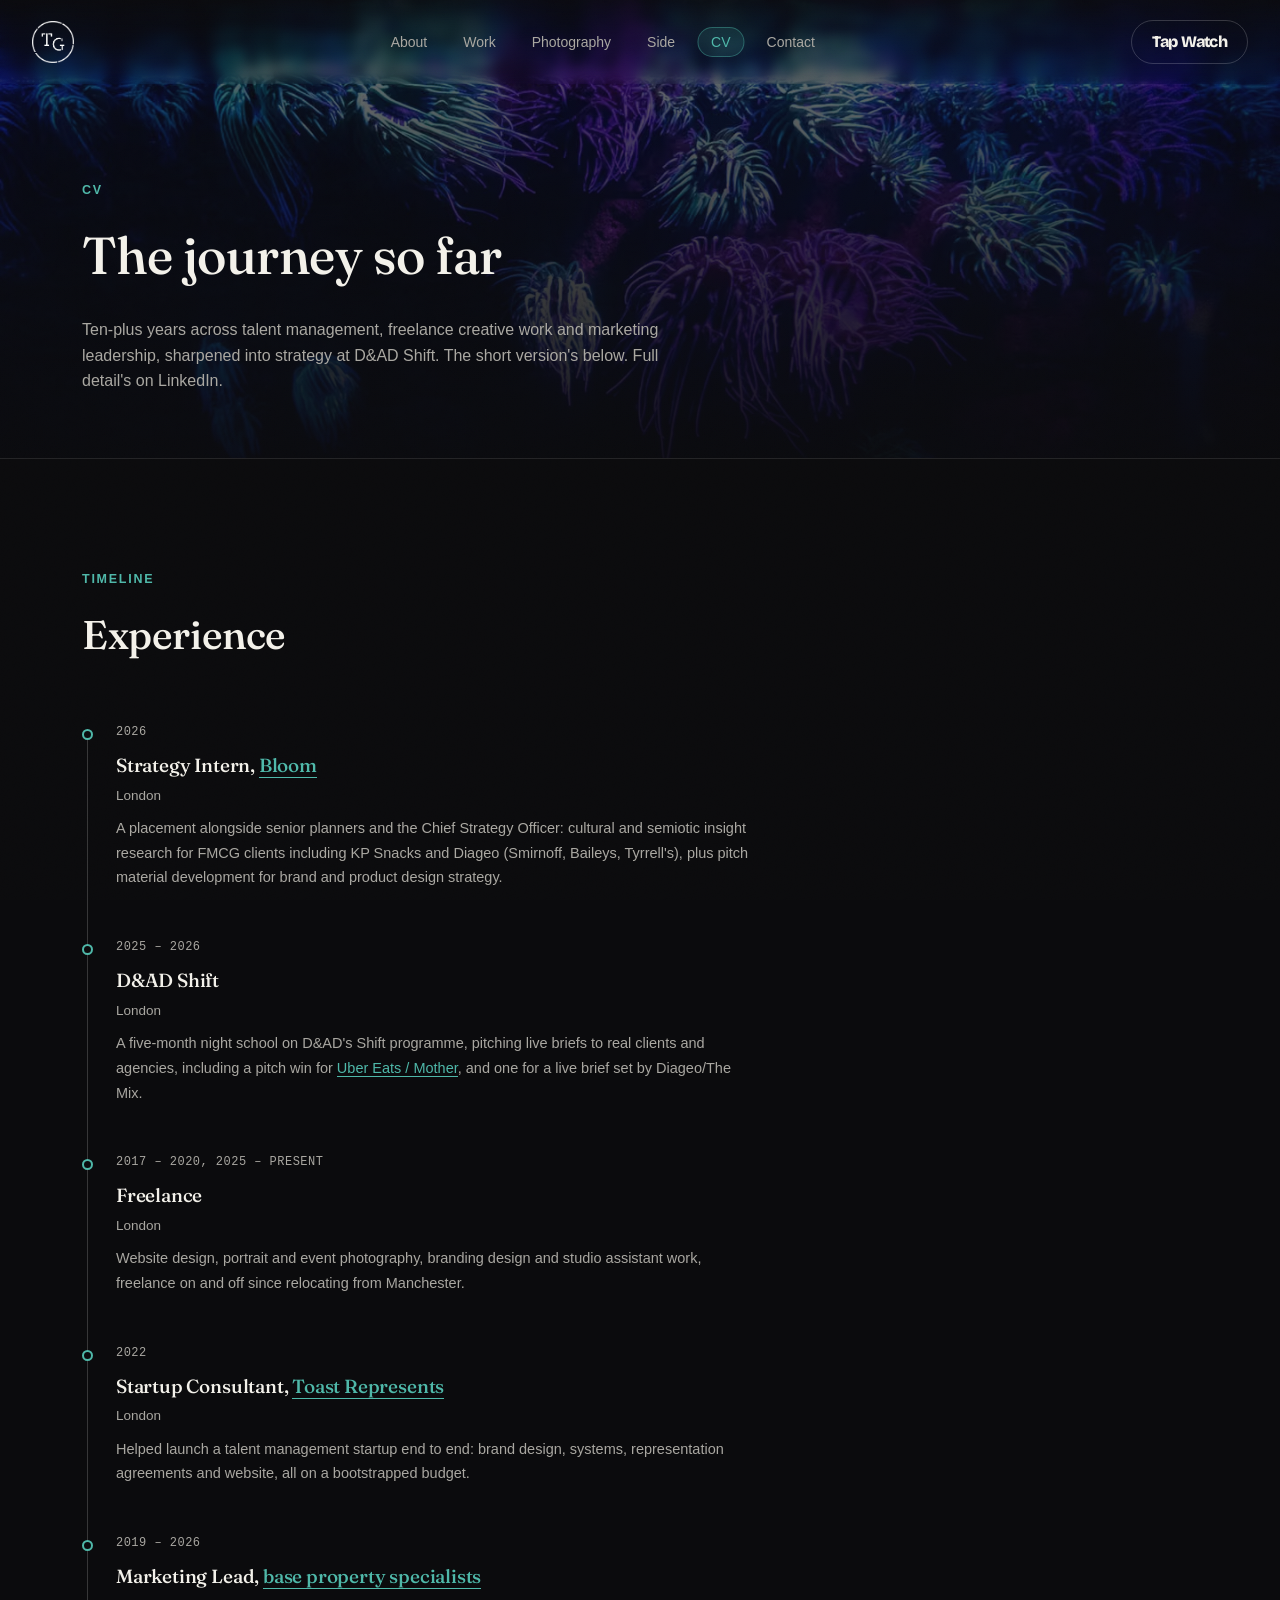
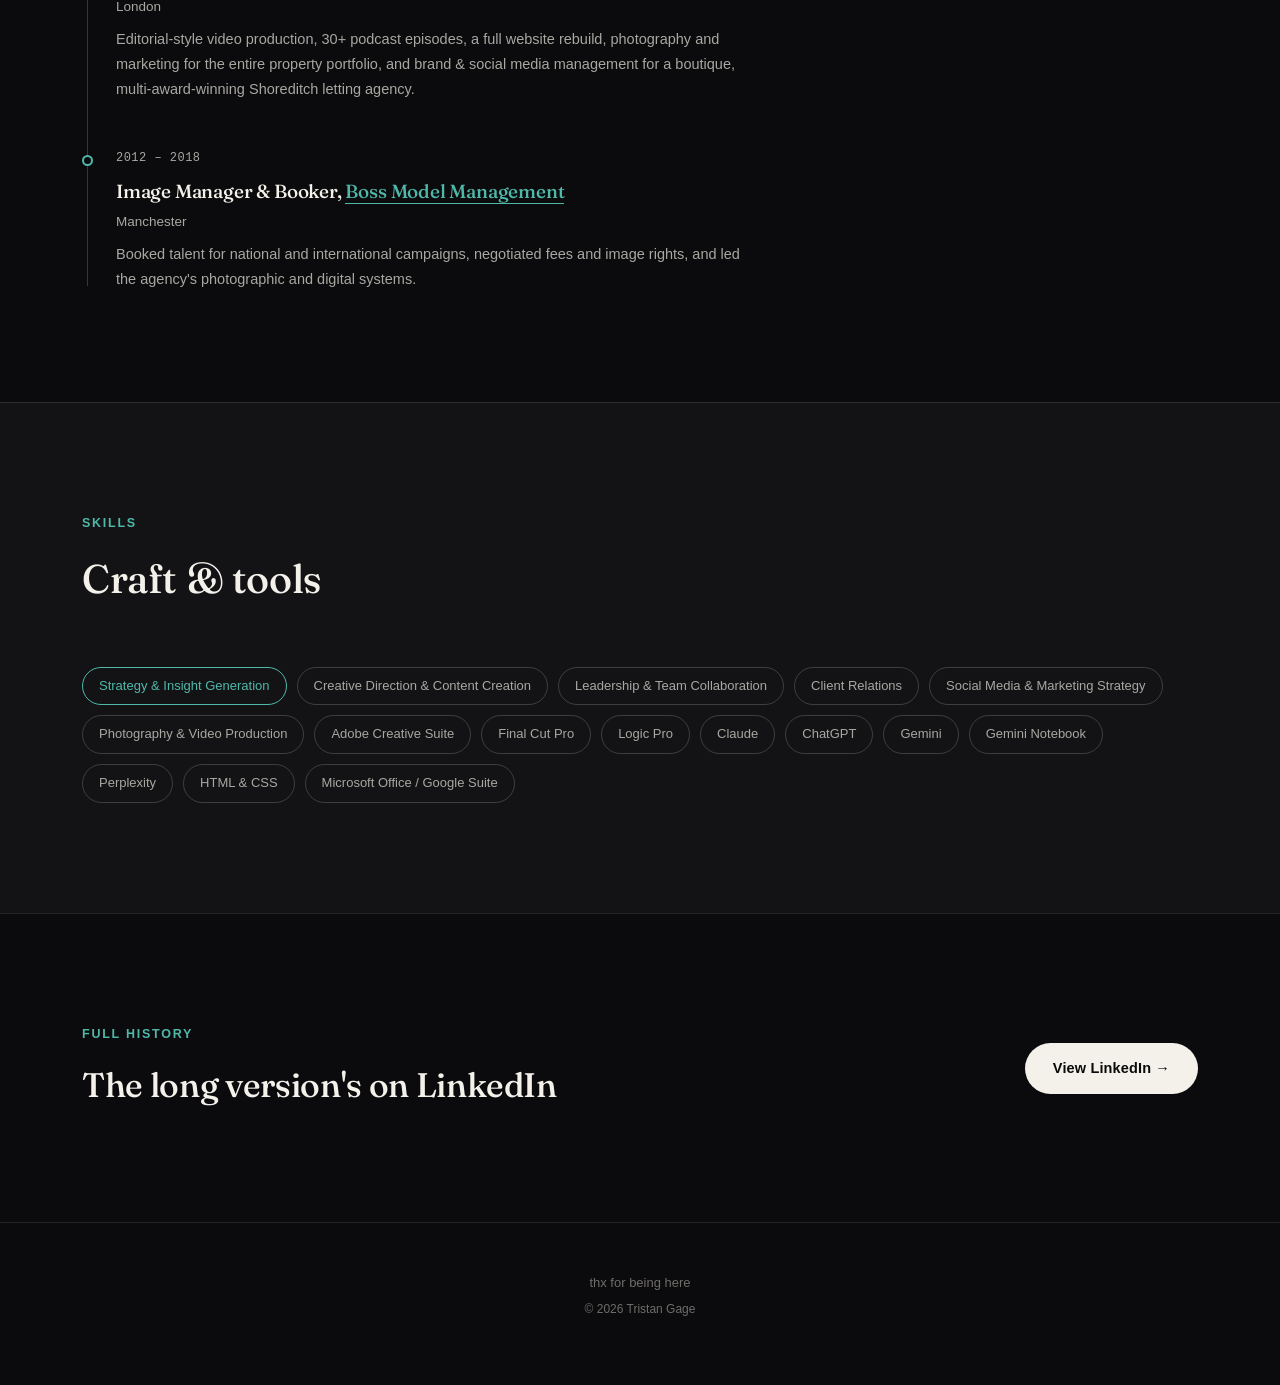
<file: cv.html>
<!DOCTYPE html>
<html lang="en">
<head>
<meta charset="UTF-8">
<meta name="viewport" content="width=device-width, initial-scale=1.0">
<title>CV - Tristan Gage</title>
<meta name="description" content="Tristan Gage's CV: a short timeline of experience across strategy, creative and production, skills, and a link through to LinkedIn.">
<link rel="icon" type="image/png" href="assets/img/favicon.png?v=2">
<link rel="apple-touch-icon" href="assets/img/apple-touch-icon.png?v=2">
<link rel="preconnect" href="https://fonts.googleapis.com">
<link rel="preconnect" href="https://fonts.gstatic.com" crossorigin>
<link rel="preconnect" href="https://api.fontshare.com">
<link rel="preconnect" href="https://cdn.fontshare.com" crossorigin>
<link href="https://fonts.googleapis.com/css2?family=Fraunces:opsz,wght@9..144,500&family=Bricolage+Grotesque:wght@800&display=swap" rel="stylesheet">
<link rel="stylesheet" href="https://api.fontshare.com/v2/css?f[]=general-sans@400,500,600&display=swap">
<link rel="stylesheet" href="css/styles.css">
</head>
<body>

<div class="grain"></div>

<header class="nav" id="top">
  <a class="nav__mark" href="index.html" aria-label="Tristan Gage - home">
    <img class="nav__mark-img" src="assets/img/tg-mark.png" alt="Tristan Gage logo">
  </a>
  <nav class="nav__links" aria-label="Primary">
    <span class="nav__indicator" aria-hidden="true"></span>
    <a href="index.html#about">About</a>
    <a href="index.html#work">Work</a>
    <a href="photography.html">Photography</a>
    <a href="index.html#side">Side</a>
    <a href="cv.html" aria-current="page">CV</a>
    <a href="index.html#contact">Contact</a>
  </nav>
  <div class="nav__actions">
    <a class="nav__cta nav__cta--tap" href="https://www.tap-watch.co.uk" target="_blank" rel="noopener">Tap Watch</a>
  </div>
  <button class="nav__toggle" id="navToggle" aria-label="Open menu" aria-expanded="false">
    <span></span><span></span><span></span>
  </button>
</header>

<div class="nav-mobile" id="navMobile">
  <a href="index.html#about">About</a>
  <a href="index.html#work">Work</a>
  <a href="photography.html">Photography</a>
  <a href="https://www.tap-watch.co.uk" target="_blank" rel="noopener">Tap Watch</a>
  <a href="index.html#side">Side</a>
  <a href="cv.html">CV</a>
  <a href="index.html#contact">Contact</a>
</div>

<!-- ============ PAGE INTRO ============ -->
<section class="page-intro">
  <div class="page-intro__media page-intro__media--cv"></div>
  <div class="page-intro__scrim"></div>
  <div class="container">
    <p class="eyebrow">CV</p>
    <h1>The journey so far</h1>
    <p class="page-intro__sub">Ten-plus years across talent management, freelance creative work and marketing leadership, sharpened into strategy at D&amp;AD Shift. The short version's below. Full detail's on LinkedIn.</p>
  </div>
</section>

<!-- ============ TIMELINE ============ -->
<section class="cv-timeline">
  <div class="container">
    <div class="section-head">
      <p class="eyebrow">Timeline</p>
      <h2>Experience</h2>
    </div>

    <div class="timeline">
      <div class="timeline__item">
        <span class="timeline__marker"></span>
        <div class="timeline__content">
          <p class="timeline__date">2026</p>
          <h3 class="timeline__role">Strategy Intern, <a href="https://www.bloom-london.com/" target="_blank" rel="noopener">Bloom</a></h3>
          <p class="timeline__org">London</p>
          <p class="timeline__desc">A placement alongside senior planners and the Chief Strategy Officer: cultural and semiotic insight research for FMCG clients including KP Snacks and Diageo (Smirnoff, Baileys, Tyrrell's), plus pitch material development for brand and product design strategy.</p>
        </div>
      </div>

      <div class="timeline__item">
        <span class="timeline__marker"></span>
        <div class="timeline__content">
          <p class="timeline__date">2025 – 2026</p>
          <h3 class="timeline__role">D&amp;AD Shift</h3>
          <p class="timeline__org">London</p>
          <p class="timeline__desc">A five-month night school on D&amp;AD's Shift programme, pitching live briefs to real clients and agencies, including a pitch win for <a href="index.html#modal-ubereats">Uber Eats / Mother</a>, and one for a live brief set by Diageo/The Mix.</p>
        </div>
      </div>

      <div class="timeline__item">
        <span class="timeline__marker"></span>
        <div class="timeline__content">
          <p class="timeline__date">2017 – 2020, 2025 – Present</p>
          <h3 class="timeline__role">Freelance</h3>
          <p class="timeline__org">London</p>
          <p class="timeline__desc">Website design, portrait and event photography, branding design and studio assistant work, freelance on and off since relocating from Manchester.</p>
        </div>
      </div>

      <div class="timeline__item">
        <span class="timeline__marker"></span>
        <div class="timeline__content">
          <p class="timeline__date">2022</p>
          <h3 class="timeline__role">Startup Consultant, <a href="https://toastrepresents.co.uk" target="_blank" rel="noopener">Toast Represents</a></h3>
          <p class="timeline__org">London</p>
          <p class="timeline__desc">Helped launch a talent management startup end to end: brand design, systems, representation agreements and website, all on a bootstrapped budget.</p>
        </div>
      </div>

      <div class="timeline__item">
        <span class="timeline__marker"></span>
        <div class="timeline__content">
          <p class="timeline__date">2019 – 2026</p>
          <h3 class="timeline__role">Marketing Lead, <a href="index.html#modal-base">base property specialists</a></h3>
          <p class="timeline__org">London</p>
          <p class="timeline__desc">Editorial-style video production, 30+ podcast episodes, a full website rebuild, photography and marketing for the entire property portfolio, and brand &amp; social media management for a boutique, multi-award-winning Shoreditch letting agency.</p>
        </div>
      </div>

      <div class="timeline__item">
        <span class="timeline__marker"></span>
        <div class="timeline__content">
          <p class="timeline__date">2012 – 2018</p>
          <h3 class="timeline__role">Image Manager &amp; Booker, <a href="https://www.bossmodelmanagement.co.uk" target="_blank" rel="noopener">Boss Model Management</a></h3>
          <p class="timeline__org">Manchester</p>
          <p class="timeline__desc">Booked talent for national and international campaigns, negotiated fees and image rights, and led the agency's photographic and digital systems.</p>
        </div>
      </div>
    </div>
  </div>
</section>

<!-- ============ SKILLS ============ -->
<section class="cv-skills">
  <div class="container">
    <div class="section-head">
      <p class="eyebrow">Skills</p>
      <h2>Craft &amp; tools</h2>
    </div>
    <div class="cv-skills__tags" aria-label="Skills and tools">
      <span class="tag tag--accent">Strategy &amp; Insight Generation</span>
      <span class="tag">Creative Direction &amp; Content Creation</span>
      <span class="tag">Leadership &amp; Team Collaboration</span>
      <span class="tag">Client Relations</span>
      <span class="tag">Social Media &amp; Marketing Strategy</span>
      <span class="tag">Photography &amp; Video Production</span>
      <span class="tag">Adobe Creative Suite</span>
      <span class="tag">Final Cut Pro</span>
      <span class="tag">Logic Pro</span>
      <span class="tag">Claude</span>
      <span class="tag">ChatGPT</span>
      <span class="tag">Gemini</span>
      <span class="tag">Gemini Notebook</span>
      <span class="tag">Perplexity</span>
      <span class="tag">HTML &amp; CSS</span>
      <span class="tag">Microsoft Office / Google Suite</span>
    </div>
  </div>
</section>

<!-- ============ LINKEDIN CTA ============ -->
<section class="cv-cta">
  <div class="container cv-cta__inner">
    <div>
      <p class="eyebrow">Full history</p>
      <h2>The long version's on LinkedIn</h2>
    </div>
    <a href="https://www.linkedin.com/in/tristangage" class="btn btn--light" target="_blank" rel="noopener">View LinkedIn →</a>
  </div>
</section>

<footer class="footer">
  <p>thx for being here</p>
  <p class="footer__meta">© <span id="year"></span> Tristan Gage</p>
</footer>

<button class="to-top" id="toTop" aria-label="Back to top">↑</button>

<script src="js/main.js"></script>
</body>
</html>
</file>
<file: css/styles.css>
/* ==========================================================================
   Tristan Gage — Portfolio
   ========================================================================== */

:root {
  --bg: #0b0b0d;
  --bg-alt: #131316;
  --bg-raised: #1a1a1e;
  --fg: #f3f1ea;
  --fg-dim: #a9a7a1;
  --fg-faint: #6f6d68;
  --accent: #4fb8a9;
  --accent-dim: #3e9084;
  --border: rgba(255, 255, 255, 0.1);
  --border-strong: rgba(255, 255, 255, 0.18);

  --serif: "Fraunces", Georgia, serif;
  --sans: "General Sans", -apple-system, BlinkMacSystemFont, "Segoe UI", sans-serif;

  --container: 1180px;
  --gap: 24px;
  --radius-sm: 8px;
  --radius-md: 14px;
  --radius-pill: 999px;

  --ease: cubic-bezier(0.16, 1, 0.3, 1);
  --ease-bounce: cubic-bezier(0.34, 1.56, 0.64, 1);
}

* { box-sizing: border-box; }

html {
  scroll-behavior: smooth;
  scroll-padding-top: 90px;
}

body {
  margin: 0;
  background: var(--bg);
  color: var(--fg);
  font-family: var(--sans);
  font-size: 16px;
  line-height: 1.6;
  -webkit-font-smoothing: antialiased;
}

h1, h2, h3, h4 {
  font-family: var(--serif);
  font-weight: 500;
  letter-spacing: -0.01em;
  margin: 0;
}

p { margin: 0; }

a {
  color: inherit;
  text-decoration: none;
}

button {
  font-family: inherit;
  cursor: pointer;
  background: none;
  border: none;
  color: inherit;
}

img { max-width: 100%; display: block; }

.container {
  max-width: var(--container);
  margin: 0 auto;
  padding: 0 32px;
}

.eyebrow {
  font-size: 12.5px;
  letter-spacing: 0.14em;
  text-transform: uppercase;
  color: var(--accent);
  font-weight: 600;
  margin: 0 0 14px;
}

/* Film grain overlay */
.grain {
  position: fixed;
  inset: 0;
  pointer-events: none;
  z-index: 999;
  opacity: 0.035;
  mix-blend-mode: overlay;
  background-image: url("data:image/svg+xml,%3Csvg xmlns='http://www.w3.org/2000/svg' width='120' height='120'%3E%3Cfilter id='n'%3E%3CfeTurbulence type='fractalNoise' baseFrequency='0.9' numOctaves='2' stitchTiles='stitch'/%3E%3C/filter%3E%3Crect width='100%25' height='100%25' filter='url(%23n)'/%3E%3C/svg%3E");
}

/* ==========================================================================
   Buttons / Tags
   ========================================================================== */

.btn {
  display: inline-flex;
  align-items: center;
  justify-content: center;
  padding: 14px 28px;
  border-radius: var(--radius-pill);
  font-size: 14.5px;
  font-weight: 600;
  letter-spacing: 0.01em;
  transition: transform 0.35s var(--ease), background 0.35s var(--ease), border-color 0.35s var(--ease), opacity .35s var(--ease);
}
.btn:hover { transform: translateY(-2px); }

.btn--light {
  background: var(--fg);
  color: var(--bg);
}
.btn--light:hover { background: var(--accent); }

.btn--ghost {
  border: 1px solid rgba(255, 255, 255, 0.35);
  color: var(--fg);
}
.btn--ghost:hover { border-color: var(--fg); background: rgba(255,255,255,0.06); }

.tag {
  display: inline-flex;
  align-items: center;
  padding: 8px 16px;
  border-radius: var(--radius-pill);
  border: 1px solid var(--border-strong);
  font-size: 13px;
  color: var(--fg-dim);
  white-space: nowrap;
}
.tag--accent {
  border-color: var(--accent);
  color: var(--accent);
}

/* ==========================================================================
   Nav
   ========================================================================== */

.nav {
  position: fixed;
  top: 0;
  left: 0;
  right: 0;
  z-index: 100;
  display: flex;
  align-items: center;
  justify-content: space-between;
  padding: 20px 32px;
  background: linear-gradient(to bottom, rgba(11,11,13,0.85), rgba(11,11,13,0));
  backdrop-filter: blur(6px);
}

.nav__mark {
  width: 42px;
  height: 42px;
  display: flex;
  align-items: center;
  justify-content: center;
  transition: opacity 0.3s var(--ease), transform 0.3s var(--ease);
}
.nav__mark:hover { opacity: 0.75; transform: scale(1.04); }

.nav__mark-img {
  width: 100%;
  height: 100%;
  object-fit: contain;
}

.nav__links {
  position: relative;
  display: flex;
  gap: 36px;
  font-size: 14px;
  font-weight: 500;
}
.nav__links a {
  color: var(--fg-dim);
  position: relative;
  z-index: 1;
  transition: color 0.3s var(--ease);
}
.nav__links a:hover { color: var(--fg); }
.nav__links a[aria-current="page"],
.nav__links a.is-active { color: var(--accent); }

.nav__indicator {
  position: absolute;
  z-index: 0;
  top: 50%;
  left: 0;
  height: 30px;
  width: 0;
  border-radius: var(--radius-pill);
  background: rgba(79, 184, 169, 0.12);
  border: 1px solid rgba(79, 184, 169, 0.4);
  opacity: 0;
  pointer-events: none;
  transform: translateY(-50%) translateX(0);
  transition: transform 0.5s var(--ease-bounce), width 0.5s var(--ease-bounce), opacity 0.3s var(--ease);
}

.nav__actions {
  display: flex;
  align-items: center;
  gap: 10px;
}
.nav__cta {
  font-size: 14px;
  font-weight: 600;
  padding: 10px 20px;
  border: 1px solid var(--border-strong);
  border-radius: var(--radius-pill);
  transition: border-color 0.3s var(--ease), background 0.3s var(--ease);
}
.nav__cta:hover { border-color: var(--accent); background: rgba(79,184,169,0.1); }
.nav__cta--tap {
  font-family: "Bricolage Grotesque", var(--sans);
  font-size: 16px;
  font-weight: 800;
  letter-spacing: -0.045em; /* tight set, like the Tap Watch wordmark */
  /* larger type with slightly trimmed padding to keep the button compact */
  padding-block: 8.4px;
}
/* Hover: red outline with a soft faded red fill - the red of a London postcode
   sign, as in the E17 on the Tap Watch logo */
.nav__cta--tap:hover {
  border-color: #CB091C;
  background: rgba(203, 9, 28, 0.15);
}

.nav__toggle {
  display: none;
  flex-direction: column;
  justify-content: center;
  gap: 5px;
  width: 32px;
  height: 32px;
}
.nav__toggle span {
  display: block;
  width: 100%;
  height: 1.5px;
  background: var(--fg);
  transition: transform .3s var(--ease), opacity .3s var(--ease);
}
.nav__toggle[aria-expanded="true"] span:nth-child(1) { transform: translateY(6.5px) rotate(45deg); }
.nav__toggle[aria-expanded="true"] span:nth-child(2) { opacity: 0; }
.nav__toggle[aria-expanded="true"] span:nth-child(3) { transform: translateY(-6.5px) rotate(-45deg); }

.nav-mobile {
  position: fixed;
  inset: 0;
  z-index: 90;
  background: var(--bg);
  display: none;
  flex-direction: column;
  align-items: center;
  justify-content: center;
  gap: 32px;
  font-family: var(--serif);
  font-size: 30px;
  transform: translateY(-100%);
  transition: transform 0.4s var(--ease);
}
.nav-mobile.is-open {
  display: flex;
  transform: translateY(0);
}

/* ==========================================================================
   Hero
   ========================================================================== */

.hero {
  position: relative;
  height: 100svh;
  min-height: 560px;
  display: flex;
  align-items: flex-end;
  overflow: hidden;
  background: radial-gradient(120% 100% at 50% 0%, #2b3038 0%, #14161a 55%, #0b0b0d 100%);
}

.hero__media {
  position: absolute;
  inset: 0;
  z-index: 0;
}

.hero__video {
  width: 100%;
  height: 100%;
  object-fit: cover;
  display: block;
}

.hero__placeholder-label {
  position: absolute;
  bottom: 28px;
  left: 32px;
  font-family: "SF Mono", "Roboto Mono", monospace;
  font-size: 11.5px;
  letter-spacing: 0.03em;
  color: rgba(243,241,234,0.55);
  border: 1px dashed rgba(243,241,234,0.3);
  padding: 6px 10px;
  border-radius: 6px;
  z-index: 2;
  pointer-events: none;
}

.hero__scrim {
  position: absolute;
  inset: 0;
  z-index: 1;
  background: linear-gradient(to top, rgba(11,11,13,0.92) 0%, rgba(11,11,13,0.35) 45%, rgba(11,11,13,0.15) 100%);
}

.hero__content {
  position: relative;
  z-index: 2;
  padding: 0 32px 100px;
  width: 100%;
  max-width: var(--container);
  margin: 0 auto;
}

.hero__eyebrow {
  font-size: 12.5px;
  letter-spacing: 0.16em;
  text-transform: uppercase;
  color: var(--accent);
  font-weight: 600;
  margin: 0 0 20px;
}

.hero__name {
  font-size: clamp(48px, 9vw, 108px);
  line-height: 0.98;
  letter-spacing: -0.01em;
  margin: 0 0 18px;
}

.hero__role {
  font-size: clamp(17px, 2.2vw, 22px);
  color: var(--fg);
  font-weight: 500;
  margin: 0 0 10px;
  max-width: 640px;
}

.hero__sub {
  font-size: 15px;
  color: var(--fg-dim);
  max-width: 520px;
  margin: 0 0 36px;
}

.hero__actions {
  display: flex;
  gap: 16px;
  flex-wrap: wrap;
}

.hero__scroll {
  position: absolute;
  z-index: 2;
  right: 32px;
  bottom: 40px;
  width: 42px;
  height: 42px;
  border: 1px solid rgba(243,241,234,0.35);
  border-radius: 50%;
  display: flex;
  align-items: center;
  justify-content: center;
}
.hero__scroll span {
  display: block;
  width: 7px;
  height: 7px;
  border-right: 1.5px solid var(--fg);
  border-bottom: 1.5px solid var(--fg);
  transform: rotate(45deg) translateY(-2px);
  animation: bob 2s ease-in-out infinite;
}
@keyframes bob {
  0%, 100% { transform: rotate(45deg) translateY(-2px); }
  50% { transform: rotate(45deg) translateY(3px); }
}

/* ==========================================================================
   Sections general
   ========================================================================== */

section:not(.hero) {
  padding: 110px 0;
  border-top: 1px solid var(--border);
}

.about { background: var(--bg); }
.work { background: var(--bg-alt); }
.photography { background: var(--bg); }
.side { background: var(--bg-alt); }
.contact { background: var(--bg); }

.section-head {
  max-width: 640px;
  margin: 0 0 56px;
}
.section-head--row {
  display: flex;
  align-items: flex-end;
  justify-content: space-between;
  max-width: none;
}
.section-head h2 {
  font-size: clamp(28px, 4vw, 40px);
  margin-bottom: 16px;
}
.section-head__sub {
  color: var(--fg-dim);
  font-size: 15.5px;
  max-width: 560px;
}

.reveal {
  opacity: 0;
  transform: translateY(24px);
  transition: opacity 0.8s var(--ease), transform 0.8s var(--ease);
}
.reveal.is-visible {
  opacity: 1;
  transform: translateY(0);
}

/* ==========================================================================
   About
   ========================================================================== */

.about__grid {
  display: grid;
  grid-template-columns: 1.4fr 1fr;
  gap: 64px;
  align-items: start;
}

.about__copy h2 {
  font-size: clamp(28px, 4vw, 42px);
  margin-bottom: 26px;
}

.about__copy p {
  color: var(--fg-dim);
  font-size: 16px;
  margin-bottom: 18px;
  max-width: 560px;
}

.about__cta-line {
  color: var(--fg) !important;
  font-weight: 500;
  margin-top: 26px !important;
}
.about__cta-line a {
  color: var(--accent);
  border-bottom: 1px solid var(--accent);
}

.about__tags {
  display: flex;
  flex-wrap: wrap;
  gap: 10px;
  align-content: flex-start;
  padding-top: 8px;
}

/* ==========================================================================
   Media placeholders
   ========================================================================== */

.media-placeholder {
  position: relative;
  display: block;
  width: 100%;
  overflow: hidden;
  border-radius: var(--radius-sm);
  border: 1px solid var(--border-strong);
  background:
    repeating-linear-gradient(
      135deg,
      rgba(255,255,255,0.045),
      rgba(255,255,255,0.045) 1px,
      transparent 1px,
      transparent 14px
    ),
    linear-gradient(155deg, #22222a 0%, #17171c 100%);
}
.media-placeholder::before {
  content: "";
  display: block;
  padding-top: 62.5%; /* default 16:10-ish */
}
.media-placeholder.ratio-16-9::before { padding-top: 56.25%; }
.media-placeholder.ratio-4-3::before { padding-top: 75%; }
.media-placeholder.ratio-square::before { padding-top: 100%; }
.media-placeholder.ratio-wide::before { padding-top: 46%; }
.media-placeholder.ratio-tall::before { padding-top: 128%; }

.media-placeholder__label {
  position: absolute;
  left: 10px;
  bottom: 10px;
  right: 10px;
  font-family: "SF Mono", "Roboto Mono", monospace;
  font-size: 10.5px;
  letter-spacing: 0.02em;
  color: var(--fg-faint);
  overflow: hidden;
  text-overflow: ellipsis;
  white-space: nowrap;
}

.media-placeholder__img {
  position: absolute;
  inset: 0;
  width: 100%;
  height: 100%;
  object-fit: cover;
}
.media-placeholder__img--top {
  object-position: center 20%;
}

/* Real photos: sized to their own true aspect ratio (via width/height attrs)
   instead of a preset ratio box, so nothing is ever cropped or letterboxed.
   Reserved now for "hero" full-width images, where a forced crop would
   look heavy-handed. Everything else uses the landscape/portrait classes
   below for a consistent, cover-cropped preview. */
.media-placeholder--natural {
  border: none;
  background: none;
}
.media-placeholder--natural::before { content: none; }
.media-placeholder--natural .media-placeholder__img {
  position: static;
  display: block;
  width: 100%;
  height: auto;
  object-fit: unset;
  border-radius: var(--radius-sm);
  border: 1px solid var(--border-strong);
}

/* Real photos, everywhere else: a consistent preview shape per orientation,
   cropped with object-fit: cover (inherited from the base .media-placeholder
   / .media-placeholder__img rules above). The lightbox always shows the
   full, uncropped original regardless of this preview crop. */
.media-placeholder--landscape {
  aspect-ratio: 16 / 9;
}
.media-placeholder--landscape::before { content: none; }
.media-placeholder--portrait {
  aspect-ratio: 3 / 4;
}
.media-placeholder--portrait::before { content: none; }

/* Side-project card thumbnails */
/* Artwork on a plain white ground: show the whole image, never cropped. */
.media-placeholder--paper { background: #fff; }
.media-placeholder__img--contain { object-fit: contain; }
/* Tall artwork: bias the 16:9 crop towards the top so the heads stay in frame. */
.media-placeholder__img--top-edge { object-position: center 7%; }

/* Photography page index cards only: crop every project thumbnail to a
   square, regardless of its own orientation. */
.work-grid--square .media-placeholder--landscape,
.work-grid--square .media-placeholder--portrait {
  aspect-ratio: 1 / 1;
}

.span-2 { grid-column: span 2; }
.span-3 { grid-column: span 3; }

/* ==========================================================================
   Gallery — CSS Grid, so tiles always read left-to-right then top-to-bottom
   (source order), and never suffer the Safari bug where CSS multi-column
   content randomly collapses to a single column once images finish
   loading. Each row's height is set by its tallest tile; shorter tiles
   align to the top rather than stretching. Click any image to open it in
   the lightbox.
   ========================================================================== */

.gallery {
  display: grid;
  grid-template-columns: repeat(3, 1fr);
  align-items: start;
  gap: 14px;
}
.gallery .media-placeholder {
  cursor: zoom-in;
}
.gallery .media-placeholder__img {
  transition: opacity 0.3s var(--ease);
}
.gallery .media-placeholder:hover .media-placeholder__img {
  opacity: 0.85;
}
.gallery .media-placeholder--hero {
  grid-column: 1 / -1;
}

/* Sunrise Beverages only: every thumbnail cropped to a square, regardless of
   its own orientation. The lightbox is untouched and still opens each
   image at its true aspect ratio. */
.gallery--square .media-placeholder--landscape,
.gallery--square .media-placeholder--portrait {
  aspect-ratio: 1 / 1;
}

@media (max-width: 900px) {
  .gallery { grid-template-columns: repeat(2, 1fr); }
}
@media (max-width: 640px) {
  .gallery { grid-template-columns: 1fr; }
}

/* On mobile, every image (work/photo cards and gallery tiles) is already
   shown full width in a single column, so there's no "uniform grid" for
   the landscape/portrait/square crops to protect — just show each photo
   at its own true aspect ratio, uncropped. */
@media (max-width: 640px) {
  .media-placeholder--landscape,
  .media-placeholder--portrait,
  .gallery--square .media-placeholder--landscape,
  .gallery--square .media-placeholder--portrait,
  .work-grid--square .media-placeholder--landscape,
  .work-grid--square .media-placeholder--portrait {
    aspect-ratio: auto;
    border: none;
    background: none;
  }
  .media-placeholder--landscape .media-placeholder__img,
  .media-placeholder--portrait .media-placeholder__img {
    position: static;
    display: block;
    width: 100%;
    height: auto;
    object-fit: unset;
    object-position: unset;
    border-radius: var(--radius-sm);
    border: 1px solid var(--border-strong);
  }
}

/* ==========================================================================
   Lightbox
   ========================================================================== */

.lightbox {
  border: none;
  padding: 0;
  width: 100vw;
  height: 100vh;
  max-width: 100vw;
  max-height: 100vh;
  background: transparent;
  overflow: visible;
}
.lightbox::backdrop {
  background: rgba(6, 6, 7, 0.92);
  backdrop-filter: blur(4px);
}
.lightbox__stage {
  position: fixed;
  inset: 0;
  display: flex;
  align-items: center;
  justify-content: center;
  padding: 64px;
}
.lightbox__img {
  max-width: 100%;
  max-height: 100%;
  width: auto;
  height: auto;
  object-fit: contain;
  border-radius: var(--radius-sm);
  box-shadow: 0 24px 70px rgba(0, 0, 0, 0.55);
}
.lightbox__close,
.lightbox__nav {
  position: fixed;
  z-index: 10;
  display: flex;
  align-items: center;
  justify-content: center;
  border-radius: 50%;
  background: var(--bg-raised);
  border: 1px solid var(--border-strong);
  color: var(--fg-dim);
  transition: color 0.3s var(--ease), border-color 0.3s var(--ease);
}
.lightbox__close:hover,
.lightbox__nav:hover { color: var(--fg); border-color: var(--accent); }

.lightbox__close {
  top: 24px;
  right: 24px;
  width: 42px;
  height: 42px;
  font-size: 22px;
  line-height: 1;
}
.lightbox__nav {
  top: 50%;
  transform: translateY(-50%);
  width: 48px;
  height: 48px;
  font-size: 22px;
}
.lightbox__nav--prev { left: 24px; }
.lightbox__nav--next { right: 24px; }
.lightbox__nav[hidden] { display: none; }

.lightbox__counter {
  position: fixed;
  bottom: 24px;
  left: 50%;
  transform: translateX(-50%);
  font-family: "SF Mono", "Roboto Mono", monospace;
  font-size: 12.5px;
  color: var(--fg-dim);
  background: var(--bg-raised);
  border: 1px solid var(--border-strong);
  border-radius: var(--radius-pill);
  padding: 6px 14px;
}

@media (max-width: 640px) {
  .lightbox__stage { padding: 24px 24px 72px; }
  .lightbox__nav { width: 40px; height: 40px; }
  .lightbox__nav--prev { left: 10px; }
  .lightbox__nav--next { right: 10px; }
  .lightbox__close { top: 14px; right: 14px; }
}

/* ==========================================================================
   Work grid
   ========================================================================== */

.work-grid {
  display: grid;
  grid-template-columns: repeat(3, 1fr);
  align-items: start;
  gap: 28px;
}

.work-card {
  display: flex;
  flex-direction: column;
  text-align: left;
  border-radius: var(--radius-md);
  overflow: hidden;
  transition: transform 0.4s var(--ease);
}
.work-card:hover { transform: translateY(-6px); }
.work-card:hover .media-placeholder { border-color: var(--accent-dim); }
.work-card:hover .media-placeholder--natural .media-placeholder__img { border-color: var(--accent-dim); }

.work-card__body {
  padding: 20px 4px 0;
  display: flex;
  flex-direction: column;
  gap: 8px;
}

.work-card__tag {
  font-size: 11.5px;
  letter-spacing: 0.06em;
  text-transform: uppercase;
  color: var(--accent);
  font-weight: 600;
}
.work-card__tag--win { color: #7fd18a; }

.work-card__title {
  font-family: var(--serif);
  font-size: 20px;
  font-weight: 500;
  color: var(--fg);
}

.work-card__desc {
  font-size: 14px;
  color: var(--fg-dim);
  line-height: 1.55;
}

/* ==========================================================================
   Photography grid
   ========================================================================== */

.photo-grid {
  columns: 4 220px;
  column-gap: 20px;
}
.photo-grid .media-placeholder {
  margin-bottom: 20px;
  break-inside: avoid;
}

/* ==========================================================================
   Contact
   ========================================================================== */

.contact__grid {
  display: grid;
  grid-template-columns: 1fr 1fr;
  gap: 64px;
}

.contact__intro h2 {
  font-size: clamp(28px, 4vw, 42px);
  margin-bottom: 18px;
}
.contact__intro p {
  color: var(--fg-dim);
  max-width: 440px;
  margin-bottom: 30px;
}

.contact__links {
  display: flex;
  flex-direction: column;
  gap: 18px;
}
.contact__links > a {
  font-family: var(--serif);
  font-size: 20px;
  border-bottom: 1px solid var(--border-strong);
  padding-bottom: 4px;
  width: fit-content;
  transition: border-color .3s var(--ease), color .3s var(--ease);
}
.contact__links > a:hover { border-color: var(--accent); color: var(--accent); }

.contact__social {
  display: flex;
  gap: 20px;
  font-size: 14px;
  color: var(--fg-dim);
}
.contact__social a:hover { color: var(--fg); }

.contact__form {
  display: flex;
  flex-direction: column;
  gap: 20px;
}
.contact__form label {
  display: flex;
  flex-direction: column;
  gap: 8px;
  font-size: 12.5px;
  letter-spacing: 0.06em;
  text-transform: uppercase;
  color: var(--fg-dim);
  font-weight: 600;
}
.contact__form input,
.contact__form textarea {
  font-family: var(--sans);
  font-size: 15px;
  color: var(--fg);
  background: var(--bg-raised);
  border: 1px solid var(--border);
  border-radius: var(--radius-sm);
  padding: 14px 16px;
  resize: vertical;
  transition: border-color 0.3s var(--ease);
  text-transform: none;
  letter-spacing: normal;
  font-weight: 400;
}
.contact__form input:focus,
.contact__form textarea:focus {
  outline: none;
  border-color: var(--accent);
}
.contact__form .btn { align-self: flex-start; margin-top: 4px; }

.contact__note {
  font-size: 12.5px;
  color: var(--fg-faint);
  text-transform: none;
  letter-spacing: normal;
  font-weight: 400;
  margin-top: -6px;
}

/* ==========================================================================
   Page intro (secondary pages, e.g. Photography)
   ========================================================================== */

section.page-intro {
  position: relative;
  padding: 180px 0 64px;
  border-top: none;
  overflow: hidden;
  background: var(--bg);
}
.page-intro__media {
  position: absolute;
  inset: 0;
  z-index: 0;
  background-size: cover;
  background-position: center;
}
.page-intro__media--photography {
  background-image: image-set(
    url("../assets/img/photography-header.avif") type("image/avif"),
    url("../assets/img/photography-header.jpg") type("image/jpeg")
  );
}
.page-intro__media--cv {
  background-image: image-set(
    url("../assets/img/cv-header.avif") type("image/avif"),
    url("../assets/img/cv-header.jpg") type("image/jpeg")
  );
}
.page-intro__scrim {
  position: absolute;
  inset: 0;
  z-index: 1;
  background: linear-gradient(180deg, rgba(11,11,13,0.55) 0%, rgba(11,11,13,0.82) 65%, rgba(11,11,13,0.94) 100%);
}
section.page-intro .container {
  position: relative;
  z-index: 2;
}
.page-intro h1 {
  font-size: clamp(32px, 5vw, 52px);
  max-width: 720px;
  margin-bottom: 20px;
}
.page-intro__sub {
  color: var(--fg-dim);
  font-size: 16px;
  max-width: 620px;
}

@media (max-width: 640px) {
  section.page-intro { padding: 140px 0 48px; }
}

section.work--gallery {
  border-top: none;
  padding-top: 56px;
}

/* ==========================================================================
   CV page
   ========================================================================== */

.cv-timeline { background: var(--bg); }
.cv-skills { background: var(--bg-alt); }
.cv-cta { background: var(--bg); }

.timeline {
  position: relative;
  max-width: 760px;
}
.timeline::before {
  content: "";
  position: absolute;
  left: 5px;
  top: 6px;
  bottom: 6px;
  width: 1px;
  background: var(--border-strong);
}
.timeline__item {
  position: relative;
  padding-left: 34px;
  margin-bottom: 48px;
}
.timeline__item:last-child { margin-bottom: 0; }
.timeline__marker {
  position: absolute;
  left: 0;
  top: 6px;
  width: 11px;
  height: 11px;
  border-radius: 50%;
  background: var(--bg);
  border: 2px solid var(--accent);
}
.timeline__date {
  font-family: "SF Mono", "Roboto Mono", monospace;
  font-size: 12px;
  letter-spacing: 0.04em;
  text-transform: uppercase;
  color: var(--fg-dim);
  margin-bottom: 8px;
}
.timeline__role {
  font-size: 19px;
  margin-bottom: 4px;
}
.timeline__role a {
  color: var(--accent);
  border-bottom: 1px solid var(--accent);
}
.timeline__role a:hover { color: var(--fg); border-color: var(--fg); }
.timeline__org {
  font-size: 13.5px;
  color: var(--fg-dim);
  margin-bottom: 10px;
}
.timeline__desc {
  font-size: 14.5px;
  color: var(--fg-dim);
  line-height: 1.7;
  max-width: 640px;
}
.timeline__desc a {
  color: var(--accent);
  border-bottom: 1px solid var(--accent);
}
.timeline__desc a:hover { color: var(--fg); border-color: var(--fg); }

.cv-skills__tags {
  display: flex;
  flex-wrap: wrap;
  gap: 10px;
  align-content: flex-start;
}

.cv-cta__inner {
  display: flex;
  align-items: center;
  justify-content: space-between;
  gap: 24px;
  flex-wrap: wrap;
}
.cv-cta__inner h2 { font-size: clamp(24px, 3.5vw, 34px); }

@media (max-width: 640px) {
  .cv-cta__inner { flex-direction: column; align-items: flex-start; }
}

/* ==========================================================================
   Footer
   ========================================================================== */

.footer {
  padding: 50px 32px 60px;
  text-align: center;
  color: var(--fg-faint);
  font-size: 13px;
  border-top: 1px solid var(--border);
}
.footer p { margin-bottom: 6px; }
.footer__meta { font-size: 12px; }

.to-top {
  position: fixed;
  right: 24px;
  bottom: 24px;
  width: 44px;
  height: 44px;
  border-radius: 50%;
  background: var(--bg-raised);
  border: 1px solid var(--border-strong);
  color: var(--fg);
  font-size: 16px;
  display: flex;
  align-items: center;
  justify-content: center;
  opacity: 0;
  pointer-events: none;
  transform: translateY(8px);
  transition: opacity 0.3s var(--ease), transform 0.3s var(--ease), border-color .3s var(--ease);
  z-index: 60;
}
.to-top.is-visible { opacity: 1; pointer-events: auto; transform: translateY(0); }
.to-top:hover { border-color: var(--accent); color: var(--accent); }

/* ==========================================================================
   Case study modal (native <dialog>)
   ========================================================================== */

.case-modal {
  border: none;
  padding: 0;
  width: min(880px, 92vw);
  max-height: 86vh;
  background: var(--bg-alt);
  color: var(--fg);
  border-radius: 18px;
  overflow: hidden;
}
.case-modal::backdrop {
  background: rgba(6,6,7,0.75);
  backdrop-filter: blur(3px);
}

.case-modal__inner {
  padding: 48px 48px 56px;
  overflow-y: auto;
  max-height: 86vh;
}

.case-modal__close {
  position: sticky;
  float: right;
  top: 0;
  right: 0;
  z-index: 20;
  width: 38px;
  height: 38px;
  border-radius: 50%;
  background: var(--bg-raised);
  border: 1px solid var(--border-strong);
  font-size: 20px;
  line-height: 1;
  display: flex;
  align-items: center;
  justify-content: center;
  color: var(--fg-dim);
  transition: color .3s var(--ease), border-color .3s var(--ease);
}
.case-modal__close:hover { color: var(--fg); border-color: var(--accent); }

.case-modal__tag {
  font-size: 12px;
  letter-spacing: 0.08em;
  text-transform: uppercase;
  color: var(--accent);
  font-weight: 600;
  margin-bottom: 14px;
  clear: both;
}

.case-modal h3 {
  font-size: clamp(24px, 4vw, 34px);
  margin-bottom: 10px;
  padding-right: 40px;
}

.case-modal__sub {
  color: var(--fg-dim);
  font-size: 15px;
  margin-bottom: 36px;
  max-width: 560px;
}

.case-modal__facts {
  display: grid;
  gap: 22px;
  margin: 0 0 36px;
}
.case-modal__facts > div {
  border-top: 1px solid var(--border);
  padding-top: 16px;
  display: grid;
  grid-template-columns: 140px 1fr;
  gap: 20px;
}
.case-modal__facts dt {
  font-size: 12px;
  letter-spacing: 0.06em;
  text-transform: uppercase;
  color: var(--fg-faint);
  font-weight: 600;
}
.case-modal__facts dd {
  margin: 0;
  font-size: 14.5px;
  color: var(--fg-dim);
  line-height: 1.6;
}

.case-modal__prose {
  margin-bottom: 36px;
}
.case-modal__prose h4 {
  font-size: 15px;
  color: var(--fg);
  margin: 28px 0 10px;
}
.case-modal__prose h4:first-child { margin-top: 0; }
.case-modal__prose p {
  font-size: 14.5px;
  color: var(--fg-dim);
  line-height: 1.7;
  margin-bottom: 12px;
}
.case-modal__prose a {
  color: var(--accent);
  border-bottom: 1px solid var(--accent);
  transition: color 0.3s var(--ease), border-color 0.3s var(--ease);
}
.case-modal__prose a:hover { color: var(--fg); border-color: var(--fg); }
.case-modal__prose-media {
  display: block;
  margin: 8px 0 28px;
}

.case-modal__media {
  display: grid;
  grid-template-columns: repeat(3, 1fr);
  align-items: start;
  gap: 14px;
}
.case-modal__media--2col { grid-template-columns: repeat(2, 1fr); }
.case-modal__media--videos { grid-template-columns: 1fr; gap: 24px; }

.video-embed {
  position: relative;
  width: 100%;
  aspect-ratio: 16 / 9;
  border-radius: var(--radius-sm);
  overflow: hidden;
  border: 1px solid var(--border-strong);
  background: var(--bg-raised);
}
.video-embed iframe {
  position: absolute;
  inset: 0;
  width: 100%;
  height: 100%;
  border: 0;
}
.video-embed__caption {
  grid-column: 1 / -1;
  margin-top: -6px;
  font-size: 12.5px;
  color: var(--fg-faint);
}

/* ==========================================================================
   Responsive
   ========================================================================== */

@media (max-width: 900px) {
  .nav__links, .nav__actions { display: none; }
  .nav__toggle { display: flex; }

  .about__grid { grid-template-columns: 1fr; gap: 40px; }
  .contact__grid { grid-template-columns: 1fr; gap: 48px; }

  .work-grid { grid-template-columns: repeat(2, 1fr); }
  .case-modal__media { grid-template-columns: repeat(2, 1fr); }
  .span-3 { grid-column: span 2; }
}

@media (max-width: 640px) {
  .container { padding: 0 22px; }
  section:not(.hero) { padding: 80px 0; }

  .work-grid { grid-template-columns: 1fr; }
  .case-modal__media { grid-template-columns: 1fr; }
  .span-2, .span-3 { grid-column: span 1; }
  .photo-grid { columns: 2 160px; }

  .case-modal__facts > div { grid-template-columns: 1fr; gap: 6px; }
  .case-modal__inner { padding: 36px 22px 44px; }

  .hero__content { padding-bottom: 70px; }
  .hero__scroll { display: none; }

  .section-head--row { flex-direction: column; align-items: flex-start; gap: 20px; }
}
</file>
